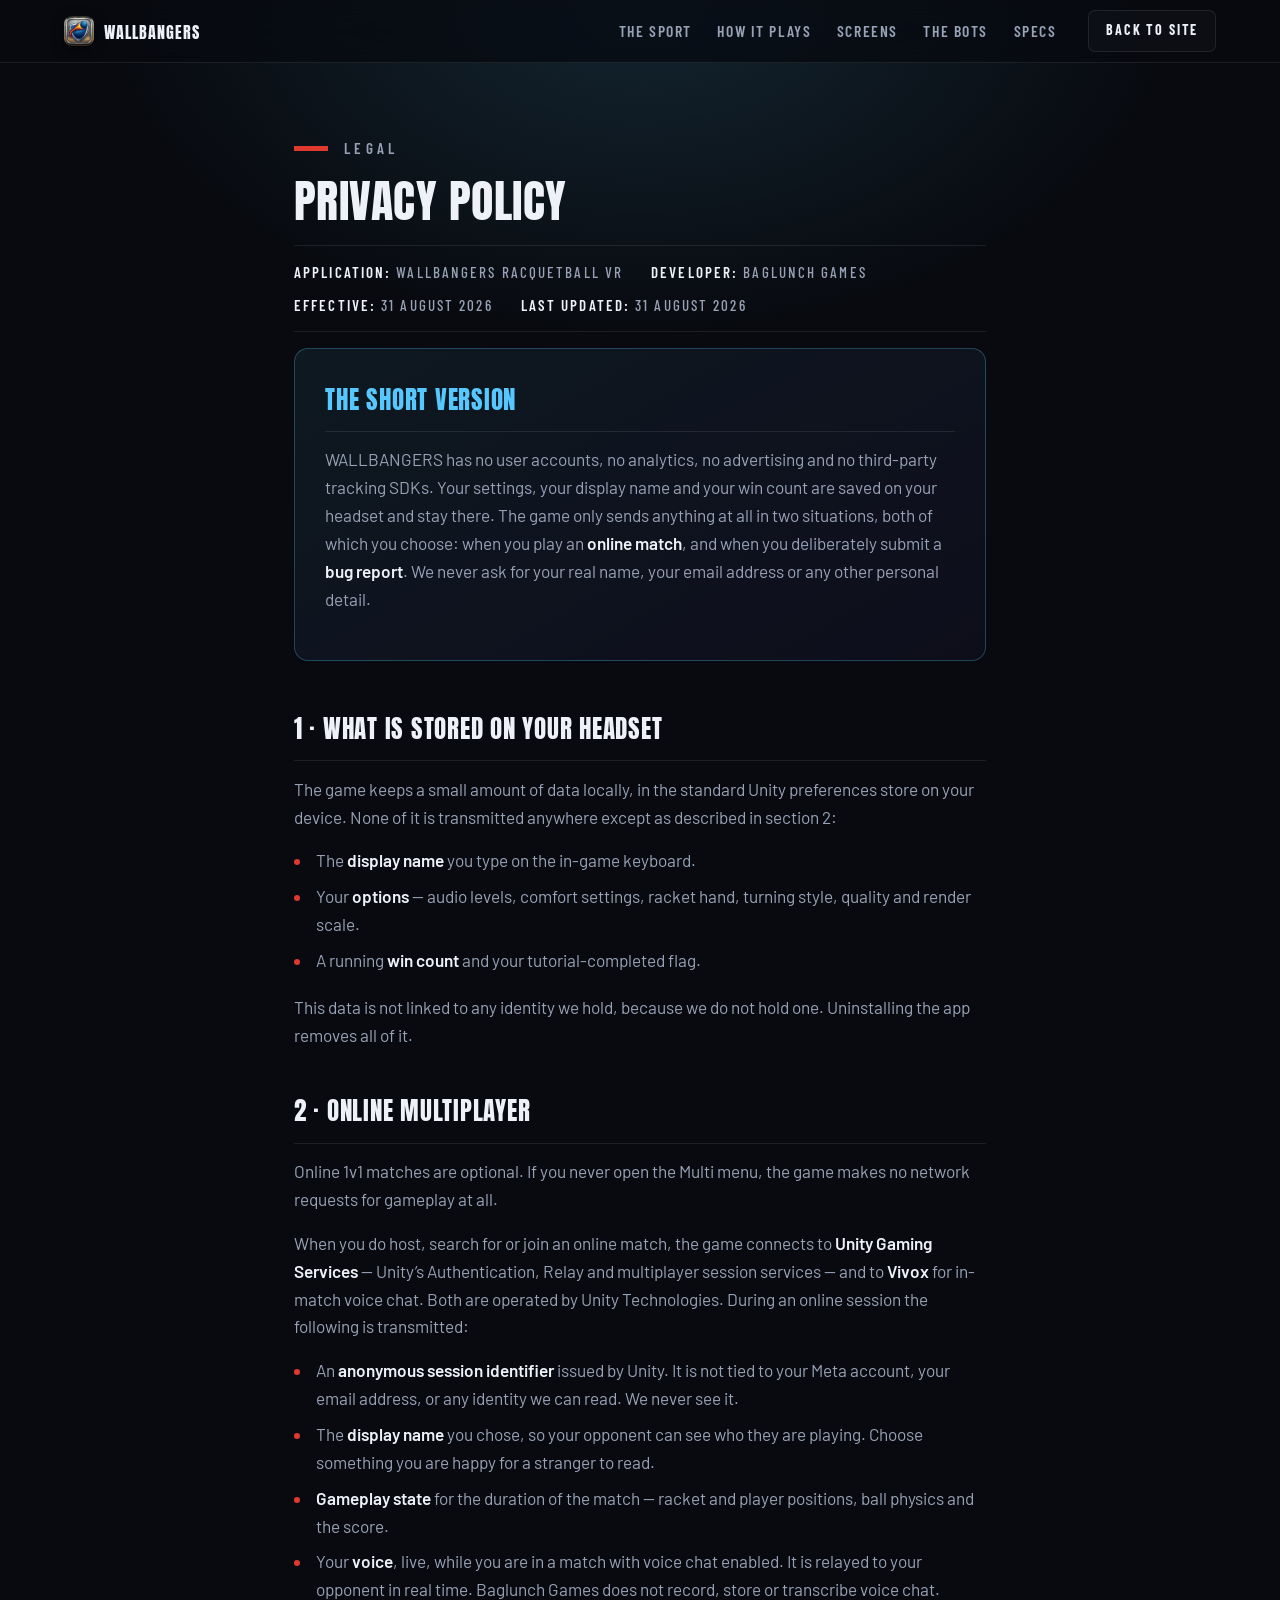
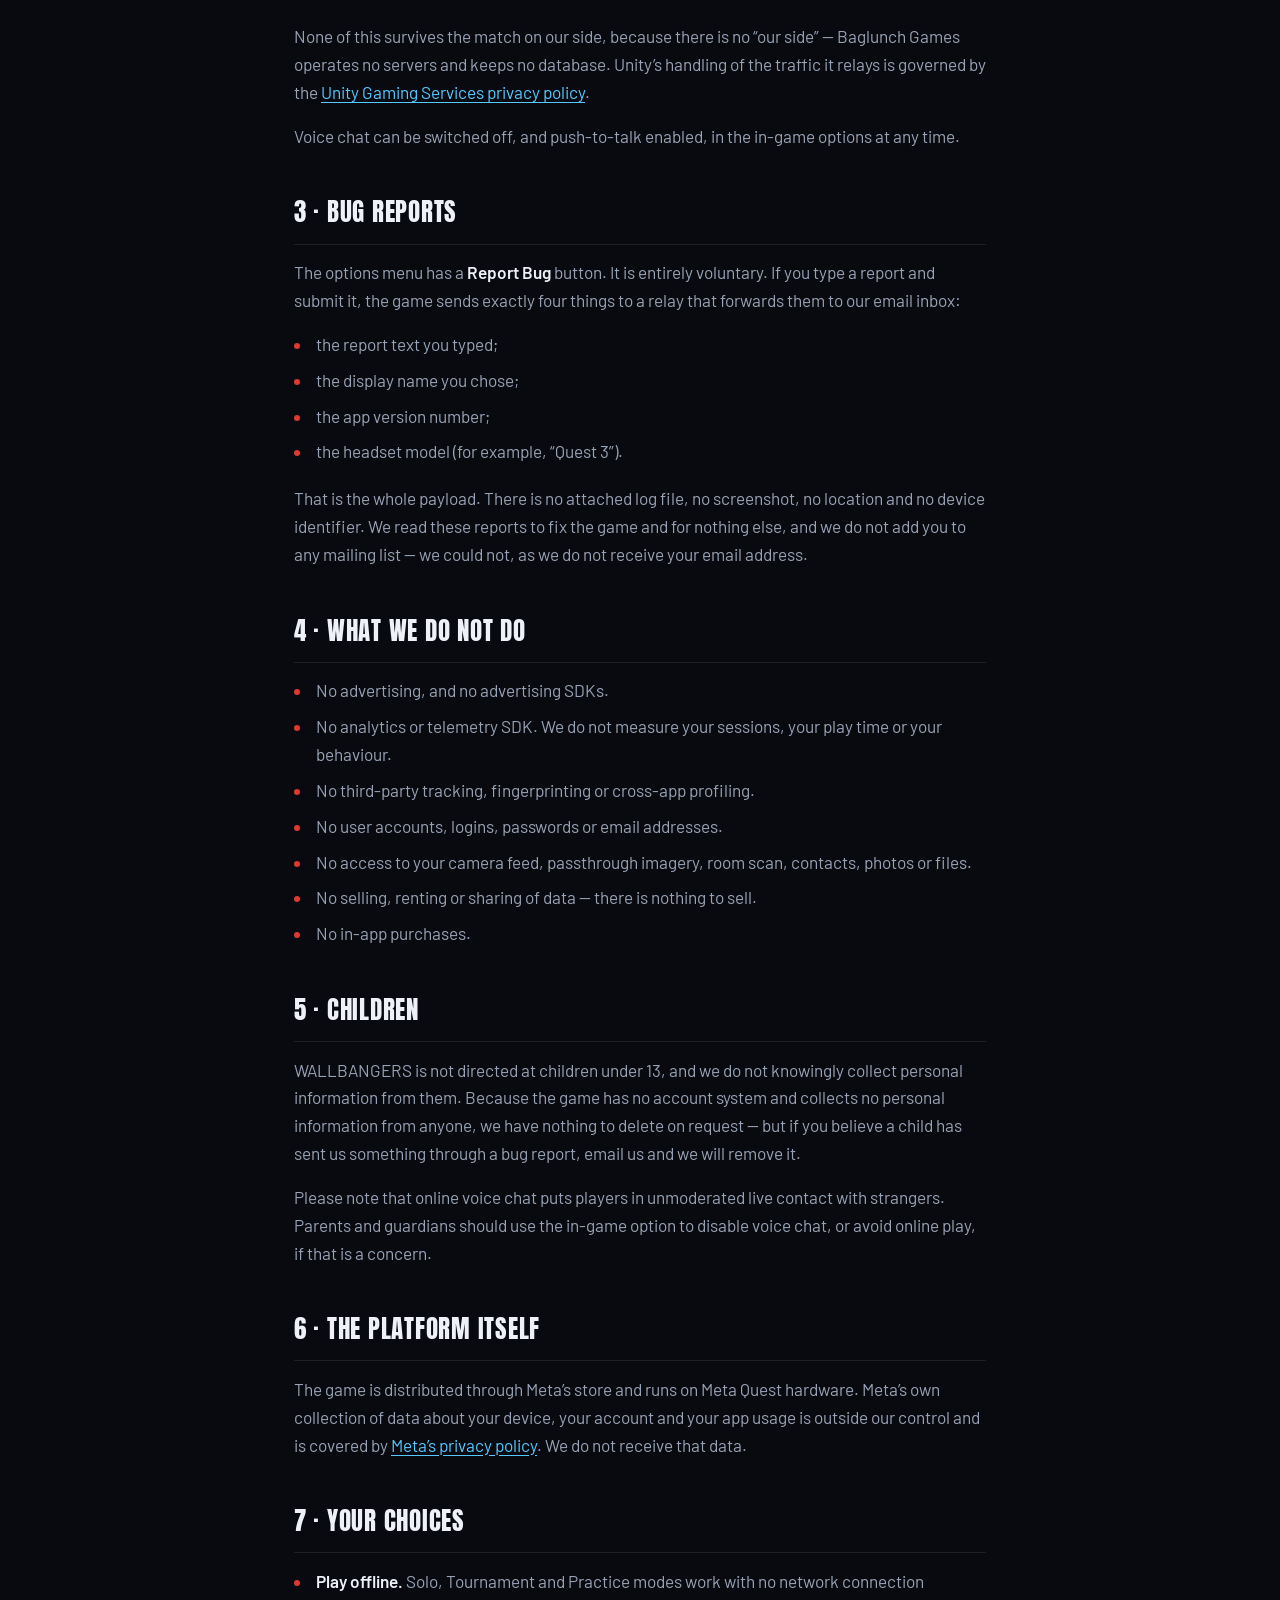
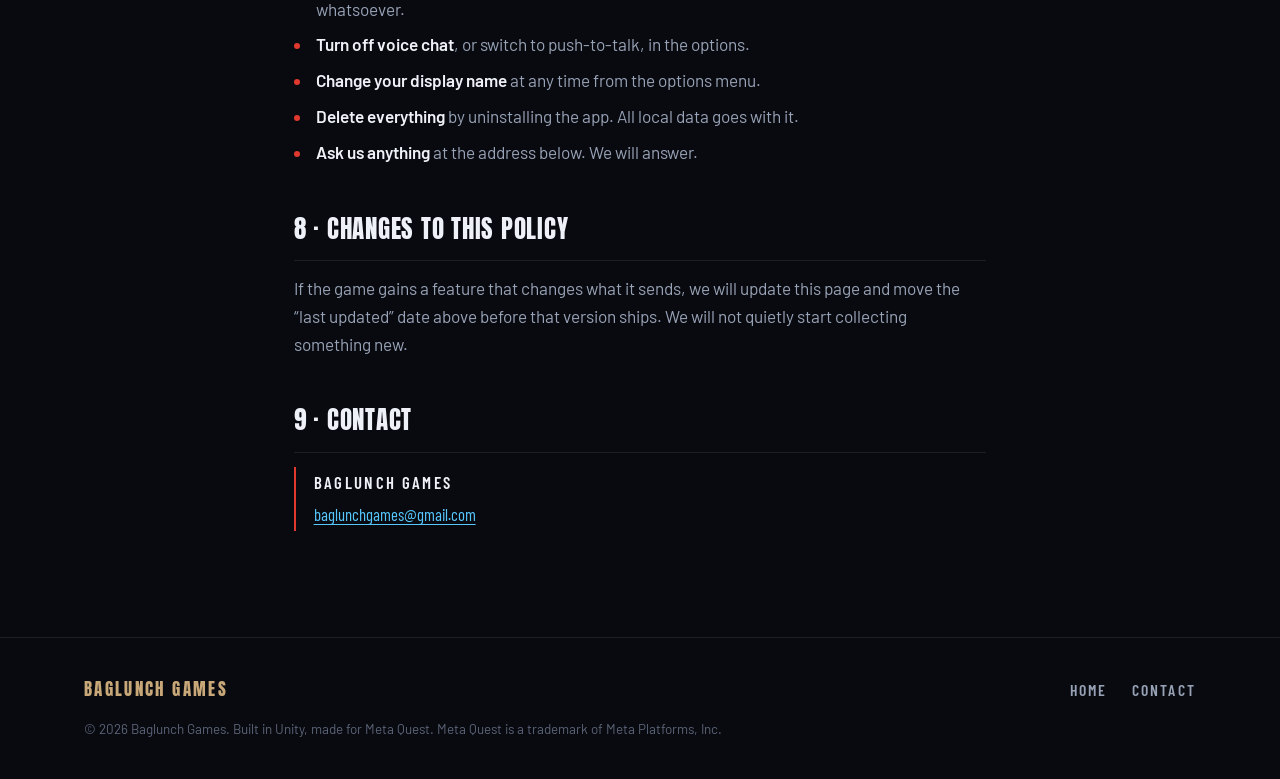
<file: privacy.html>
<!DOCTYPE html>
<html lang="en">
<head>
<meta charset="UTF-8">
<meta name="viewport" content="width=device-width, initial-scale=1">
<title>Privacy Policy — WALLBANGERS Racquetball VR</title>
<meta name="description" content="Privacy policy for WALLBANGERS Racquetball VR by Baglunch Games. No accounts, no analytics, no advertising. Your settings stay on your headset; only online play and bug reports send anything at all.">
<meta name="robots" content="index, follow">

<link rel="icon" href="icon.png">
<link rel="apple-touch-icon" href="icon.png">

<link rel="preconnect" href="https://fonts.googleapis.com">
<link rel="preconnect" href="https://fonts.gstatic.com" crossorigin>
<link href="https://fonts.googleapis.com/css2?family=Anton&family=Barlow:ital,wght@0,400;0,500;0,600;1,500&family=Barlow+Condensed:ital,wght@0,500;0,600;0,700;1,500&display=swap" rel="stylesheet">

<link rel="stylesheet" href="styles.css">
</head>
<body>

<header class="nav is-stuck">
  <a class="nav__brand" href="index.html">
    <img class="nav__mark" src="icon.png" alt="" width="30" height="30">
    <span class="nav__name">Wallbangers</span>
  </a>
  <nav class="nav__links" id="navLinks" aria-label="Main">
    <a href="index.html#game">The Sport</a>
    <a href="index.html#play">How it plays</a>
    <a href="index.html#screens">Screens</a>
    <a href="index.html#bots">The Bots</a>
    <a href="index.html#specs">Specs</a>
  </nav>
  <a class="btn btn--sm btn--ghost" href="index.html">Back to site</a>
  <button class="nav__toggle" id="navToggle" type="button"
          aria-label="Menu" aria-expanded="false" aria-controls="navLinks">
    <span aria-hidden="true"></span><span aria-hidden="true"></span><span aria-hidden="true"></span>
  </button>
</header>

<main class="legal">
  <div class="wrap legal__wrap">

    <p class="kicker">Legal</p>
    <h1 class="big big--sm">Privacy Policy</h1>
    <p class="legal__dates">
      <span><b>Application:</b> WALLBANGERS Racquetball VR</span>
      <span><b>Developer:</b> Baglunch Games</span>
      <span><b>Effective:</b> 31 August 2026</span>
      <span><b>Last updated:</b> 31 August 2026</span>
    </p>

    <div class="tldr">
      <h2>The short version</h2>
      <p>
        WALLBANGERS has no user accounts, no analytics, no advertising and no
        third-party tracking SDKs. Your settings, your display name and your win
        count are saved on your headset and stay there. The game only sends
        anything at all in two situations, both of which you choose: when you
        play an <b>online match</b>, and when you deliberately submit a
        <b>bug report</b>. We never ask for your real name, your email address
        or any other personal detail.
      </p>
    </div>

    <section>
      <h2>1 · What is stored on your headset</h2>
      <p>
        The game keeps a small amount of data locally, in the standard Unity
        preferences store on your device. None of it is transmitted anywhere
        except as described in section 2:
      </p>
      <ul>
        <li>The <b>display name</b> you type on the in-game keyboard.</li>
        <li>Your <b>options</b> — audio levels, comfort settings, racket hand, turning style, quality and render scale.</li>
        <li>A running <b>win count</b> and your tutorial-completed flag.</li>
      </ul>
      <p>
        This data is not linked to any identity we hold, because we do not hold
        one. Uninstalling the app removes all of it.
      </p>
    </section>

    <section>
      <h2>2 · Online multiplayer</h2>
      <p>
        Online 1v1 matches are optional. If you never open the Multi menu,
        the game makes no network requests for gameplay at all.
      </p>
      <p>
        When you do host, search for or join an online match, the game connects
        to <b>Unity Gaming Services</b> — Unity&rsquo;s Authentication, Relay and
        multiplayer session services — and to <b>Vivox</b> for in-match voice
        chat. Both are operated by Unity Technologies. During an online session
        the following is transmitted:
      </p>
      <ul>
        <li>An <b>anonymous session identifier</b> issued by Unity. It is not tied to your Meta account, your email address, or any identity we can read. We never see it.</li>
        <li>The <b>display name</b> you chose, so your opponent can see who they are playing. Choose something you are happy for a stranger to read.</li>
        <li><b>Gameplay state</b> for the duration of the match — racket and player positions, ball physics and the score.</li>
        <li>Your <b>voice</b>, live, while you are in a match with voice chat enabled. It is relayed to your opponent in real time. Baglunch Games does not record, store or transcribe voice chat.</li>
      </ul>
      <p>
        None of this survives the match on our side, because there is no
        &ldquo;our side&rdquo; — Baglunch Games operates no servers and keeps no
        database. Unity&rsquo;s handling of the traffic it relays is governed by
        the <a href="https://unity.com/legal/game-player-and-app-user-privacy-policy" target="_blank" rel="noopener noreferrer">Unity Gaming Services privacy policy</a>.
      </p>
      <p>
        Voice chat can be switched off, and push-to-talk enabled, in the in-game
        options at any time.
      </p>
    </section>

    <section>
      <h2>3 · Bug reports</h2>
      <p>
        The options menu has a <b>Report Bug</b> button. It is entirely
        voluntary. If you type a report and submit it, the game sends exactly
        four things to a relay that forwards them to our email inbox:
      </p>
      <ul>
        <li>the report text you typed;</li>
        <li>the display name you chose;</li>
        <li>the app version number;</li>
        <li>the headset model (for example, &ldquo;Quest 3&rdquo;).</li>
      </ul>
      <p>
        That is the whole payload. There is no attached log file, no screenshot,
        no location and no device identifier. We read these reports to fix the
        game and for nothing else, and we do not add you to any mailing list —
        we could not, as we do not receive your email address.
      </p>
    </section>

    <section>
      <h2>4 · What we do not do</h2>
      <ul>
        <li>No advertising, and no advertising SDKs.</li>
        <li>No analytics or telemetry SDK. We do not measure your sessions, your play time or your behaviour.</li>
        <li>No third-party tracking, fingerprinting or cross-app profiling.</li>
        <li>No user accounts, logins, passwords or email addresses.</li>
        <li>No access to your camera feed, passthrough imagery, room scan, contacts, photos or files.</li>
        <li>No selling, renting or sharing of data — there is nothing to sell.</li>
        <li>No in-app purchases.</li>
      </ul>
    </section>

    <section>
      <h2>5 · Children</h2>
      <p>
        WALLBANGERS is not directed at children under 13, and we do not
        knowingly collect personal information from them. Because the game has
        no account system and collects no personal information from anyone, we
        have nothing to delete on request — but if you believe a child has sent
        us something through a bug report, email us and we will remove it.
      </p>
      <p>
        Please note that online voice chat puts players in unmoderated live
        contact with strangers. Parents and guardians should use the in-game
        option to disable voice chat, or avoid online play, if that is a
        concern.
      </p>
    </section>

    <section>
      <h2>6 · The platform itself</h2>
      <p>
        The game is distributed through Meta&rsquo;s store and runs on Meta Quest
        hardware. Meta&rsquo;s own collection of data about your device, your
        account and your app usage is outside our control and is covered by
        <a href="https://www.meta.com/legal/privacy-policy/" target="_blank" rel="noopener noreferrer">Meta&rsquo;s privacy policy</a>.
        We do not receive that data.
      </p>
    </section>

    <section>
      <h2>7 · Your choices</h2>
      <ul>
        <li><b>Play offline.</b> Solo, Tournament and Practice modes work with no network connection whatsoever.</li>
        <li><b>Turn off voice chat</b>, or switch to push-to-talk, in the options.</li>
        <li><b>Change your display name</b> at any time from the options menu.</li>
        <li><b>Delete everything</b> by uninstalling the app. All local data goes with it.</li>
        <li><b>Ask us anything</b> at the address below. We will answer.</li>
      </ul>
    </section>

    <section>
      <h2>8 · Changes to this policy</h2>
      <p>
        If the game gains a feature that changes what it sends, we will update
        this page and move the &ldquo;last updated&rdquo; date above before that
        version ships. We will not quietly start collecting something new.
      </p>
    </section>

    <section>
      <h2>9 · Contact</h2>
      <p class="legal__contact">
        <b>Baglunch Games</b><br>
        <a href="mailto:baglunchgames@gmail.com">baglunchgames@gmail.com</a>
      </p>
    </section>

  </div>
</main>

<footer class="foot">
  <div class="wrap foot__inner">
    <p class="foot__brand">Baglunch Games</p>
    <p class="foot__links">
      <a href="index.html">Home</a>
      <a href="mailto:baglunchgames@gmail.com">Contact</a>
    </p>
    <p class="foot__copy">
      © <span id="year">2026</span> Baglunch Games. Built in Unity, made for Meta Quest.
      Meta Quest is a trademark of Meta Platforms, Inc.
    </p>
  </div>
</footer>

<script src="app.js"></script>
</body>
</html>
</file>
<file: styles.css>
/* ═══════════════════════════════════════════════════════════
   WALLBANGERS — Racquetball VR · Baglunch Games
   ═══════════════════════════════════════════════════════════ */

:root{
  --bg:        #080a0f;
  --bg-2:      #0d1017;
  --bg-3:      #11151f;
  --ink:       #eef2f8;
  --ink-dim:   #98a2b6;
  --ink-faint: #5b6478;

  --plasma: #57c8ff;   /* the ball, the magnet, the trail */
  --indigo: #8a5cff;   /* the second trail ribbon */
  --red:    #e0392e;   /* court lines */
  --wood:   #c8a878;   /* the floor */

  --line: rgba(255,255,255,.085);
  --card: rgba(255,255,255,.03);

  --display: 'Anton', Impact, 'Arial Narrow Bold', sans-serif;
  --sans:    'Barlow', -apple-system, BlinkMacSystemFont, 'Segoe UI', system-ui, sans-serif;
  --cond:    'Barlow Condensed', 'Arial Narrow', sans-serif;

  --pad:  clamp(1.25rem, 5vw, 5rem);
  --maxw: 1240px;
  --ease: cubic-bezier(.22,1,.36,1);
}

*,*::before,*::after{ box-sizing:border-box; }

html{ scroll-behavior:smooth; -webkit-text-size-adjust:100%; }

body{
  margin:0;
  background:var(--bg);
  color:var(--ink);
  font-family:var(--sans);
  font-size:clamp(1rem,.95rem + .2vw,1.075rem);
  line-height:1.62;
  overflow-x:hidden;
  -webkit-font-smoothing:antialiased;
}

img,svg,canvas,iframe{ max-width:100%; display:block; }
a{ color:inherit; text-decoration:none; }
::selection{ background:var(--plasma); color:#05080d; }

.wrap{ width:100%; max-width:var(--maxw); margin-inline:auto; padding-inline:var(--pad); }
.sr{ position:absolute; width:1px; height:1px; padding:0; margin:-1px; overflow:hidden; clip-path:inset(50%); white-space:nowrap; }

/* ── the court line: every section break is a service line ── */
.courtline{
  border:0; height:5px; margin:0; background:var(--red);
  position:relative; opacity:.9;
}
.courtline::after{
  content:''; position:absolute; left:0; right:0; top:8px;
  height:2px; background:var(--red); opacity:.38;
}

/* ═══════════ NAV ═══════════ */
.nav{
  position:fixed; inset:0 0 auto 0; z-index:100;
  display:flex; align-items:center; gap:2rem;
  padding:.9rem var(--pad);
  border-bottom:1px solid transparent;
  transition:background .4s var(--ease), border-color .4s var(--ease), padding .4s var(--ease);
}
.nav.is-stuck{
  background:rgba(8,10,15,.76);
  backdrop-filter:blur(18px) saturate(160%);
  -webkit-backdrop-filter:blur(18px) saturate(160%);
  border-bottom-color:var(--line);
  padding-block:.6rem;
}
.nav__brand{ display:flex; align-items:center; gap:.65rem; margin-right:auto; }
.nav__mark{ width:30px; height:30px; border-radius:8px; box-shadow:0 3px 12px rgba(0,0,0,.55); }
.nav__name{
  font-family:var(--display); font-size:1.02rem; letter-spacing:.06em;
  text-transform:uppercase; padding-top:.12em;
}
.nav__links{ display:flex; gap:1.6rem; }
.nav__links a{
  font-family:var(--cond); font-size:.98rem; font-weight:600;
  letter-spacing:.1em; text-transform:uppercase; color:var(--ink-dim);
  position:relative; padding-block:.25rem; transition:color .25s;
}
.nav__links a::after{
  content:''; position:absolute; left:0; bottom:0; height:2px; width:0;
  background:var(--red); transition:width .3s var(--ease);
}
.nav__links a:hover{ color:var(--ink); }
.nav__links a:hover::after{ width:100%; }

/* ── mobile menu ── */
.nav__toggle{
  display:none; flex:none;
  width:44px; height:44px; padding:11px 10px;
  margin-left:.4rem;
  background:rgba(255,255,255,.04); border:1px solid var(--line); border-radius:8px;
  cursor:pointer;
}
.nav__toggle span{
  display:block; height:2px; border-radius:2px; background:var(--ink);
  transition:transform .3s var(--ease), opacity .2s var(--ease);
}
.nav__toggle span + span{ margin-top:5px; }
.nav.is-open .nav__toggle span:nth-child(1){ transform:translateY(7px) rotate(45deg); }
.nav.is-open .nav__toggle span:nth-child(2){ opacity:0; }
.nav.is-open .nav__toggle span:nth-child(3){ transform:translateY(-7px) rotate(-45deg); }
.nav__toggle:focus-visible{ outline:2px solid var(--plasma); outline-offset:2px; }

@media (max-width:960px){
  .nav__toggle{ display:block; }
  .nav__links{
    position:absolute; top:100%; left:0; right:0;
    flex-direction:column; gap:0;
    padding:.4rem var(--pad) 1rem;
    background:rgba(8,10,15,.97);
    backdrop-filter:blur(18px) saturate(160%);
    -webkit-backdrop-filter:blur(18px) saturate(160%);
    border-bottom:1px solid var(--line);
    /* collapsed by default; the toggle opens it */
    display:none;
  }
  .nav.is-open .nav__links{ display:flex; }
  .nav__links a{
    padding:.85rem .2rem; font-size:1.12rem;
    border-bottom:1px solid rgba(255,255,255,.05);
  }
  .nav__links a::after{ display:none; }
}

/* ═══════════ BUTTONS ═══════════ */
.btn{
  display:inline-flex; flex-direction:column; align-items:center; justify-content:center;
  font-family:var(--cond); font-weight:700; font-size:1.02rem;
  letter-spacing:.16em; text-transform:uppercase; text-align:center;
  padding:.8rem 1.6rem; border-radius:7px;
  border:1px solid var(--line); background:transparent; color:inherit;
  cursor:pointer; white-space:nowrap;
  transition:transform .3s var(--ease), background .3s, border-color .3s, box-shadow .3s, color .3s;
}
.btn:hover{ transform:translateY(-2px); }
.btn:focus-visible{ outline:2px solid var(--plasma); outline-offset:3px; }
.btn small{
  display:block; font-size:.72rem; font-weight:500;
  letter-spacing:.18em; opacity:.72; margin-top:.15rem;
}
.btn--sm{ padding:.55rem 1.05rem; font-size:.88rem; letter-spacing:.13em; }
.btn--lg{ padding:1.05rem 2.2rem; font-size:1.18rem; }

.btn--primary{
  color:#04121d; border-color:transparent;
  background:linear-gradient(180deg,#9ce2ff,var(--plasma) 55%,#2b9fe0);
  box-shadow:0 4px 0 #17608c, 0 0 0 rgba(87,200,255,0);
}
.btn--primary:hover{ box-shadow:0 6px 0 #17608c, 0 16px 46px -14px rgba(87,200,255,.7); }
.btn--ghost{ background:rgba(255,255,255,.025); color:var(--ink); }
.btn--ghost:hover{ border-color:rgba(87,200,255,.5); background:rgba(87,200,255,.07); }

/* store-not-live state — set by app.js so a pending link is never dead */
.btn.is-pending{
  background:rgba(255,255,255,.04);
  color:var(--ink-dim);
  border-color:var(--line);
  box-shadow:none;
  cursor:default;
}
.btn.is-pending:hover{ transform:none; box-shadow:none; }

/* ═══════════ HERO ═══════════ */
.hero{
  position:relative; min-height:100svh;
  display:flex; align-items:center;
  padding:8.5rem 0 5rem;
  isolation:isolate; overflow:hidden;
}
/* the racket stands in for the old court photo */
.hero__racket{
  position:absolute; z-index:-2; pointer-events:none;
  right:clamp(-3rem,3vw,5rem); top:50%;
  width:clamp(230px,30vw,430px);
  translate:0 -50%; rotate:-15deg;
  opacity:.44;
  filter:drop-shadow(0 26px 60px rgba(0,0,0,.75));
  animation:racketDrift 14s ease-in-out infinite alternate;
}
.hero__racket svg{ width:100%; height:auto; }
@keyframes racketDrift{ to{ rotate:-11deg; translate:0 calc(-50% - 16px); } }
@media (max-width:900px){ .hero__racket{ opacity:.26; right:-16%; } }

.hero__veil{
  position:absolute; inset:0; z-index:-1; pointer-events:none;
  background:
    radial-gradient(70% 58% at 26% 46%, rgba(87,200,255,.07), transparent 62%),
    radial-gradient(80% 64% at 50% 42%, transparent 22%, rgba(8,10,15,.5) 68%, var(--bg) 100%),
    linear-gradient(180deg, rgba(8,10,15,.7) 0%, transparent 30%, transparent 62%, var(--bg) 100%);
}

/* ═══════════ PACHINKO CANVAS ═══════════
   Fixed to the viewport, spans the page, painted over the sections
   (which are opaque) but under the nav (100) and the lightbox (200). */
.pachinko{
  position:fixed; inset:0; z-index:90;
  width:100%; height:100%;
  pointer-events:none;
}
.hero__inner{ position:relative; width:100%; max-width:var(--maxw); margin-inline:auto; padding-inline:var(--pad); }

.eyebrow{
  display:inline-flex; align-items:center; gap:.65rem;
  font-family:var(--cond); font-size:.9rem; font-weight:600;
  letter-spacing:.24em; text-transform:uppercase; color:var(--ink-dim);
  border:1px solid var(--line); border-radius:999px;
  padding:.4rem 1.05rem; margin:0 0 1.6rem;
  background:rgba(8,10,15,.5); backdrop-filter:blur(8px);
}
.dot{
  width:7px; height:7px; border-radius:50%; background:var(--plasma);
  box-shadow:0 0 12px var(--plasma); animation:pulse 2.2s ease-in-out infinite;
}
@keyframes pulse{ 50%{ opacity:.3; transform:scale(.72) } }

.hero__title{
  margin:0 0 .3rem;
  font-family:var(--display); font-weight:400;
  font-size:clamp(3.4rem,14vw,10.5rem); line-height:.86; letter-spacing:.005em;
  text-transform:uppercase;
  background:linear-gradient(#f6faff, #b5c6e0 40%, #63799c 52%, #cfdcf0 62%, #74899f);
  -webkit-background-clip:text; background-clip:text; color:transparent;
  filter:drop-shadow(0 4px 0 #0a1017) drop-shadow(0 14px 26px rgba(0,0,0,.85));
}
.hero__kicker{
  font-family:var(--cond); font-weight:600;
  font-size:clamp(1rem,3.2vw,1.85rem);
  letter-spacing:.5em; text-indent:.5em; text-transform:uppercase;
  color:var(--plasma); text-shadow:0 0 18px rgba(87,200,255,.7);
  margin:0 0 1.6rem;
}
.hero__sub{
  max-width:46ch; margin:0 0 2.2rem;
  color:#c3cbdb; font-size:clamp(1.02rem,.96rem + .4vw,1.22rem);
  text-shadow:0 2px 14px rgba(0,0,0,.8);
}
.hero__sub strong{ color:var(--ink); font-weight:600; }
.hero__cta{ display:flex; flex-wrap:wrap; gap:.85rem; margin-bottom:3.4rem; }

.stats{
  display:grid; grid-template-columns:repeat(auto-fit,minmax(146px,1fr));
  gap:1px; margin:0;
  background:var(--line); border:1px solid var(--line); border-radius:12px; overflow:hidden;
}
.stat{ background:rgba(9,11,17,.74); backdrop-filter:blur(10px); padding:1rem 1.15rem; }
.stat dt{
  font-family:var(--cond); font-size:.82rem; font-weight:600;
  letter-spacing:.18em; text-transform:uppercase; color:var(--ink-faint);
}
.stat dd{
  margin:.15rem 0 0; font-family:var(--display); font-weight:400;
  font-size:clamp(1.7rem,4vw,2.35rem); line-height:1.05; letter-spacing:.01em;
  color:var(--ink);
}
.stat dd em{ font-style:normal; color:var(--plasma); }

.scroll-hint{
  position:absolute; left:50%; bottom:1.6rem; translate:-50% 0;
  width:2px; height:54px; background:linear-gradient(rgba(255,255,255,.16),transparent); overflow:hidden;
}
.scroll-hint span{ position:absolute; inset:0; background:var(--red); animation:trickle 2.4s var(--ease) infinite; }
@keyframes trickle{ 0%{transform:translateY(-100%)} 60%,100%{transform:translateY(100%)} }

/* ═══════════ MARQUEE — the announcer's vocabulary ═══════════ */
.marquee{
  border-block:1px solid var(--line); background:rgba(255,255,255,.02);
  overflow:hidden; padding:.85rem 0;
  mask-image:linear-gradient(90deg,transparent,#000 10%,#000 90%,transparent);
  -webkit-mask-image:linear-gradient(90deg,transparent,#000 10%,#000 90%,transparent);
}
.marquee__track{ display:flex; gap:2.4rem; width:max-content; animation:slide 48s linear infinite; }
.marquee__track span{
  font-family:var(--cond); font-size:1.12rem; font-weight:600;
  letter-spacing:.22em; text-transform:uppercase; color:var(--ink-faint); white-space:nowrap;
}
.marquee__track span::before{ content:'●'; color:var(--red); font-size:.42em; vertical-align:middle; margin-right:2.4rem; }
.marquee__track span:nth-child(4n){ color:var(--plasma); opacity:.8; }
.marquee__track span:nth-child(7n){ color:var(--wood); opacity:.85; }
@keyframes slide{ to{ transform:translateX(-50%) } }

/* ═══════════ PA CALL — announcer interstitial ═══════════ */
.pa{ text-align:center; padding:clamp(3rem,7vw,4.6rem) var(--pad); }
.pa__call{
  font-family:var(--display); font-weight:400;
  font-size:clamp(1.6rem,4.6vw,3rem); letter-spacing:.06em; line-height:1.15;
  text-transform:uppercase; margin:0; color:var(--ink);
}
.pa__who{
  font-family:var(--cond); font-size:.92rem; font-weight:600;
  letter-spacing:.26em; text-transform:uppercase; color:var(--ink-faint); margin:.7rem 0 0;
}
.pa__who::before,.pa__who::after{ content:'—'; color:var(--red); margin:0 .7rem; }

/* ═══════════ SECTIONS ═══════════ */
.section{ padding:clamp(4.5rem,11vw,8.5rem) 0; position:relative; }
.section--alt{ background:var(--bg-2); }
.section--grad{ background:linear-gradient(180deg,var(--bg),var(--bg-2)); }

.kicker{
  font-family:var(--cond); font-size:.95rem; font-weight:600;
  letter-spacing:.28em; text-transform:uppercase; color:var(--plasma);
  margin:0 0 1rem; display:flex; align-items:center; gap:1rem;
}
.kicker::before{ content:''; width:34px; height:5px; background:var(--red); flex:none; }

.big{
  font-family:var(--display); font-weight:400;
  font-size:clamp(2.1rem,6.4vw,4.3rem); line-height:1.02; letter-spacing:.01em;
  text-transform:uppercase; margin:0 0 2rem; max-width:19ch;
}
.big--sm{ font-size:clamp(1.9rem,4vw,2.9rem); }
.big em{
  font-style:normal;
  background:linear-gradient(100deg,var(--plasma),var(--indigo));
  -webkit-background-clip:text; background-clip:text; color:transparent;
}
.lead{ color:var(--ink-dim); max-width:56ch; margin:0; }
.lead--wide{ max-width:64ch; margin-bottom:2.8rem; }
.two-col{ display:grid; grid-template-columns:repeat(auto-fit,minmax(300px,1fr)); gap:1.6rem 3rem; }

/* ═══════════ THE LOOP ═══════════ */
.loop{ list-style:none; padding:0; margin:0; display:grid; gap:1px; background:var(--line); border-block:1px solid var(--line); }
.loop__step{
  background:var(--bg); padding:clamp(1.8rem,4vw,3rem) 0;
  display:grid; grid-template-columns:minmax(0,6.5rem) minmax(0,1fr); gap:1rem 2.4rem; align-items:start;
}
.loop__num{
  font-family:var(--display); font-size:clamp(2.2rem,5vw,3.4rem); line-height:1;
  -webkit-text-stroke:1.4px var(--red); color:transparent;
}
.loop__step h3{
  margin:0 0 .7rem; grid-column:2;
  font-family:var(--display); font-weight:400; letter-spacing:.02em; text-transform:uppercase;
  font-size:clamp(1.3rem,2.6vw,1.85rem);
}
.loop__step p{ margin:0 0 .8rem; color:var(--ink-dim); max-width:60ch; grid-column:2; }
.loop__step b{ color:var(--plasma); font-weight:600; }
.loop__meta{
  font-family:var(--cond); font-size:.95rem !important; font-weight:500;
  letter-spacing:.1em; text-transform:uppercase; color:var(--ink-faint) !important;
}
@media (max-width:640px){
  .loop__step{ grid-template-columns:1fr; }
  .loop__step h3,.loop__step p{ grid-column:1; }
}

/* ═══════════ GALLERY ═══════════ */
.shots{ display:grid; grid-template-columns:repeat(auto-fit,minmax(320px,1fr)); gap:2.1rem 1.7rem; margin-top:2.6rem; }
.shot{ margin:0; display:flex; flex-direction:column; gap:.8rem; }
.shot__btn{
  display:block; padding:0; border:1px solid var(--line); background:var(--card);
  border-radius:8px; cursor:pointer; overflow:hidden; position:relative; line-height:0;
  transition:border-color .4s var(--ease), transform .4s var(--ease);
}
.shot__btn::after{
  content:''; position:absolute; inset:0; pointer-events:none;
  background:linear-gradient(180deg,transparent 55%,rgba(8,10,15,.55));
  opacity:0; transition:opacity .4s var(--ease);
}
.shot__btn img{ width:100%; height:auto; aspect-ratio:16/9; object-fit:cover; }
.shot__btn:hover,.shot__btn:focus-visible{ border-color:var(--plasma); transform:translateY(-3px); }
.shot__btn:hover::after,.shot__btn:focus-visible::after{ opacity:1; }
.shot__btn:focus-visible{ outline:2px solid var(--plasma); outline-offset:3px; }
.shot__cap{ font-size:.9rem; color:var(--ink-dim); line-height:1.5; margin:0; }
.shot__cap b{
  display:block; color:var(--ink); font-family:var(--cond); font-weight:600;
  font-size:.95rem; letter-spacing:.16em; text-transform:uppercase; margin-bottom:.25rem;
}

/* ═══════════ TRAILER ═══════════ */
.trailer{
  position:relative; border:1px solid var(--line); border-radius:10px; overflow:hidden;
  aspect-ratio:16/9; background:#000; margin-top:2.4rem;
}
.trailer__poster{
  position:absolute; inset:0; width:100%; height:100%; padding:0; border:0;
  cursor:pointer; background:#000; line-height:0;
}
.trailer__poster img{ width:100%; height:100%; object-fit:cover; opacity:.72; transition:opacity .4s var(--ease), transform .6s var(--ease); }
.trailer__poster:hover img{ opacity:.9; transform:scale(1.02); }
.trailer__play{
  position:absolute; inset:0; display:flex; flex-direction:column;
  align-items:center; justify-content:center; gap:1rem; pointer-events:none;
}
.trailer__disc{
  width:84px; height:84px; border-radius:50%;
  background:linear-gradient(180deg,#9ce2ff,var(--plasma) 55%,#2b9fe0);
  display:grid; place-items:center;
  box-shadow:0 0 0 12px rgba(87,200,255,.12), 0 14px 44px rgba(0,0,0,.7);
  transition:transform .35s var(--ease), box-shadow .35s var(--ease);
}
.trailer__disc svg{ width:30px; height:30px; fill:#04121d; margin-left:5px; }
.trailer__poster:hover .trailer__disc{ transform:scale(1.08); box-shadow:0 0 0 18px rgba(87,200,255,.16), 0 18px 54px rgba(0,0,0,.75); }
.trailer__label{
  font-family:var(--cond); font-weight:600; font-size:1rem;
  letter-spacing:.28em; text-transform:uppercase; color:var(--ink);
  text-shadow:0 2px 12px rgba(0,0,0,.9);
}
.trailer__poster:focus-visible{ outline:3px solid var(--plasma); outline-offset:-3px; }
.trailer iframe{ position:absolute; inset:0; width:100%; height:100%; border:0; }

/* ═══════════ TIERS ═══════════ */
.tiers{ display:grid; grid-template-columns:repeat(auto-fit,minmax(250px,1fr)); gap:1rem; margin-top:2.6rem; }
.tier{
  border:1px solid var(--line); border-radius:12px; padding:1.7rem 1.6rem;
  background:var(--card); border-top:3px solid var(--tc,var(--plasma));
}
.tier--noob{ --tc:#3ddc84; }
.tier--rookie{ --tc:var(--plasma); }
.tier--pro{ --tc:var(--red); }
.tier__lvl{
  font-family:var(--cond); font-weight:700; font-size:1rem;
  letter-spacing:.3em; text-transform:uppercase; color:var(--tc); margin:0;
}
.tier__q{
  display:block; margin:.9rem 0 .8rem;
  font-family:var(--display); font-weight:400; font-size:1.4rem;
  line-height:1.2; letter-spacing:.01em; color:var(--ink);
}
.tier p{ margin:0; color:var(--ink-dim); font-size:.95rem; }

/* ═══════════ KEVIN SPLIT ═══════════ */
.kev{ display:grid; grid-template-columns:repeat(auto-fit,minmax(320px,1fr)); gap:2.6rem 3rem; align-items:center; margin-top:2rem; }
.kev figure{ margin:0; }
.kev img{ width:100%; height:auto; border-radius:10px; border:1px solid var(--line); box-shadow:0 18px 54px rgba(0,0,0,.6); }
.kev figcaption{
  font-family:var(--cond); font-size:.92rem; font-weight:500;
  letter-spacing:.16em; text-transform:uppercase; color:var(--ink-faint);
  margin-top:.8rem; text-align:center;
}
.pips{ display:inline-flex; gap:.55rem; margin:0 0 1rem; }
.pips i{ width:13px; height:13px; border-radius:50%; }
.pips i.b{ background:#2f6dff; box-shadow:0 0 10px #2f6dffaa; }
.pips i.r{ background:var(--red); box-shadow:0 0 10px #e0392eaa; }
.pips i.live{ animation:pip 2.2s ease-in-out infinite; }
@keyframes pip{ 50%{ transform:scale(1.28) } }

/* ═══════════ THE ROSTER ═══════════ */
.roster{ display:grid; grid-template-columns:repeat(auto-fit,minmax(258px,1fr)); gap:1rem; margin-top:2.6rem; }
.bot{
  position:relative; overflow:hidden;
  border:1px solid var(--line); border-radius:12px; padding:1.6rem 1.5rem;
  background:var(--card);
  transition:transform .35s var(--ease), border-color .35s, background .35s;
}
.bot::after{
  content:''; position:absolute; inset:auto -30% -70% -30%; height:150px;
  background:radial-gradient(ellipse at 50% 100%, var(--bc), transparent 70%);
  opacity:0; transition:opacity .4s;
}
.bot:hover{ transform:translateY(-4px); border-color:var(--bc); }
.bot:hover::after{ opacity:.22; }
.bot__eyes{ display:flex; gap:.45rem; margin-bottom:.9rem; }
.bot__eyes i{
  width:22px; height:13px; border-radius:50%;
  background:var(--bc); box-shadow:0 0 14px var(--bc);
}
.bot__name{
  margin:0; font-family:var(--display); font-weight:400;
  font-size:1.42rem; letter-spacing:.03em; color:var(--ink); position:relative;
}
.bot__role{
  margin:.15rem 0 .9rem; font-family:var(--cond); font-weight:600;
  font-size:.92rem; letter-spacing:.24em; text-transform:uppercase; color:var(--bc); position:relative;
}
.bot__d{ margin:0 0 1rem; color:var(--ink-dim); font-size:.93rem; position:relative; }
.bot__q{
  margin:0; padding-left:.85rem; border-left:2px solid var(--bc);
  font-family:var(--cond); font-size:1.05rem; font-weight:500; font-style:italic;
  letter-spacing:.04em; color:var(--ink); position:relative;
}
.ladder{
  display:flex; flex-wrap:wrap; gap:.6rem 1.4rem; align-items:center;
  margin-top:2rem; padding:1.1rem 1.4rem;
  border:1px solid var(--line); border-radius:10px; background:rgba(255,255,255,.02);
  font-family:var(--cond); font-size:1.02rem; font-weight:600;
  letter-spacing:.2em; text-transform:uppercase; color:var(--ink-dim);
}
.ladder b{ color:var(--ink); font-weight:700; }
.ladder span{ color:var(--red); }

/* ═══════════ BETA STRIP ═══════════ */
.beta{ background:var(--bg-3); }
.beta .wrap{ display:flex; gap:2.4rem; align-items:center; flex-wrap:wrap; }
.beta p{ flex:1 1 400px; margin:0; color:var(--ink-dim); }
/* must out-specify `.beta p` above — the badge is a <p> too */
.beta p.beta__badge{
  flex:0 0 auto; align-self:center; transform:rotate(-3deg);
  font-family:var(--cond); font-weight:700; font-size:1.05rem;
  letter-spacing:.24em; text-transform:uppercase; white-space:nowrap;
  color:#0a0d14; background:var(--wood); padding:.6rem 1.3rem; border-radius:5px;
}
.beta b{ color:var(--ink); font-weight:600; }

/* ═══════════ BENTO ═══════════ */
.bento{ display:grid; grid-template-columns:repeat(auto-fit,minmax(258px,1fr)); gap:1rem; margin-top:2.6rem; }
.cell{
  border:1px solid var(--line); border-radius:14px; padding:clamp(1.4rem,2.4vw,1.9rem);
  background:var(--card);
  transition:border-color .35s, background .35s, transform .35s var(--ease);
}
.cell:hover{ border-color:rgba(87,200,255,.35); background:rgba(255,255,255,.05); transform:translateY(-3px); }
.cell--wide{ grid-column:span 2; }
.cell--accent{ background:linear-gradient(150deg,rgba(87,200,255,.09),rgba(138,92,255,.05)); border-color:rgba(87,200,255,.22); }
.cell h3{
  margin:0 0 .6rem; font-family:var(--display); font-weight:400;
  font-size:1.18rem; letter-spacing:.03em; text-transform:uppercase;
}
.cell p{ margin:0; color:var(--ink-dim); font-size:.94rem; }
.cell b{ color:var(--plasma); font-weight:600; }
@media (max-width:720px){ .cell--wide{ grid-column:span 1; } }

/* ═══════════ SPECS + GET ═══════════ */
.specs{ display:grid; grid-template-columns:repeat(auto-fit,minmax(320px,1fr)); gap:3rem; align-items:start; }
.spec{ margin:0; border-top:1px solid var(--line); }
.spec > div{ display:flex; justify-content:space-between; gap:1.5rem; padding:.85rem 0; border-bottom:1px solid var(--line); }
.spec dt{
  font-family:var(--cond); font-size:.94rem; font-weight:600;
  letter-spacing:.18em; text-transform:uppercase; color:var(--ink-faint);
}
.spec dd{ margin:0; text-align:right; font-size:.98rem; }

.get{
  position:relative; overflow:hidden;
  border:1px solid rgba(87,200,255,.24); border-radius:18px;
  padding:clamp(1.8rem,4vw,2.6rem);
  background:linear-gradient(155deg,rgba(87,200,255,.1),rgba(138,92,255,.06) 55%,rgba(224,57,46,.05));
}
.get__glow{
  position:absolute; width:330px; height:330px; top:-140px; right:-110px; border-radius:50%;
  background:radial-gradient(circle,rgba(87,200,255,.3),transparent 68%);
  animation:breathe 9s ease-in-out infinite alternate;
}
@keyframes breathe{ to{ transform:scale(1.3) translate(-14px,20px); opacity:.55 } }
.get h3{
  margin:0 0 .7rem; position:relative;
  font-family:var(--display); font-weight:400; text-transform:uppercase;
  font-size:clamp(1.5rem,3vw,2.1rem); letter-spacing:.02em; line-height:1.1;
}
.get p{ margin:0 0 1.6rem; color:var(--ink-dim); position:relative; max-width:40ch; }
.get .btn{ position:relative; }
.get__note{
  margin:1rem 0 0 !important; position:relative;
  font-family:var(--cond); font-size:.9rem; font-weight:500;
  letter-spacing:.18em; text-transform:uppercase; color:var(--ink-faint);
}

/* ═══════════ FOOTER ═══════════ */
.foot{ border-top:1px solid var(--line); padding:2.4rem 0; }
.foot__inner{ display:flex; flex-wrap:wrap; gap:1rem 2rem; justify-content:space-between; align-items:center; }
.foot__brand{
  margin:0; font-family:var(--display); font-weight:400;
  font-size:1.05rem; letter-spacing:.14em; text-transform:uppercase; color:var(--wood);
}
.foot__links{ display:flex; gap:1.5rem; margin:0; }
.foot__links a{
  font-family:var(--cond); font-size:.98rem; font-weight:600;
  letter-spacing:.14em; text-transform:uppercase; color:var(--ink-dim); transition:color .25s;
}
.foot__links a:hover{ color:var(--plasma); }
.foot__copy{ margin:0; font-size:.84rem; color:var(--ink-faint); flex:1 1 100%; }

/* ═══════════ LIGHTBOX ═══════════ */
.lb{
  position:fixed; inset:0; z-index:200;
  display:flex; align-items:center; justify-content:center;
  padding:clamp(1rem,4vw,2.5rem);
  background:rgba(4,5,9,.84); backdrop-filter:blur(10px);
  opacity:0; transition:opacity .3s var(--ease);
}
.lb[hidden]{ display:none; }
.lb.is-open{ opacity:1; }
.lb__card{
  position:relative; width:min(980px,94vw); max-height:90vh; overflow:auto;
  background:var(--bg-2); border:1px solid var(--line); border-radius:10px;
  box-shadow:0 26px 80px rgba(0,0,0,.75);
  transform:translateY(8px) scale(.985); transition:transform .3s var(--ease);
}
.lb.is-open .lb__card{ transform:none; }
.lb__img{ width:100%; height:auto; aspect-ratio:16/9; object-fit:cover; }
.lb__cap{ margin:0; padding:1rem 1.25rem 1.15rem; color:var(--ink-dim); font-size:.92rem; border-top:1px solid var(--line); }
.lb__cap b{
  display:block; color:var(--ink); font-family:var(--cond); font-weight:600;
  font-size:.95rem; letter-spacing:.16em; text-transform:uppercase; margin-bottom:.25rem;
}
.lb__close{
  position:absolute; top:.6rem; right:.6rem; z-index:2;
  width:2.4rem; height:2.4rem; border-radius:6px; font-size:1.4rem; line-height:1;
  color:var(--ink); background:rgba(8,10,15,.75); border:1px solid var(--line);
  cursor:pointer; transition:background .25s, border-color .25s;
}
.lb__close:hover{ background:rgba(8,10,15,.96); border-color:var(--plasma); }
.lb__close:focus-visible{ outline:2px solid var(--plasma); outline-offset:2px; }

/* ═══════════ LEGAL PAGE ═══════════ */
.legal{ padding:8.5rem 0 4rem; position:relative; }
.legal::before{
  content:''; position:absolute; inset:0 0 auto 0; height:480px; z-index:-1;
  background:radial-gradient(60% 100% at 50% 0%, rgba(87,200,255,.14), transparent 70%);
}
.legal__wrap{ max-width:820px; }
.legal h1{ max-width:none; margin-bottom:1.3rem; }
.legal__dates{
  display:flex; flex-wrap:wrap; gap:.5rem 1.75rem;
  font-family:var(--cond); font-size:.94rem; font-weight:500;
  letter-spacing:.14em; text-transform:uppercase; color:var(--ink-faint);
  border-block:1px solid var(--line); padding:.9rem 0; margin:0 0 2.6rem;
}
.legal__dates b{ color:var(--ink-dim); font-weight:600; }
.tldr{
  border:1px solid rgba(87,200,255,.28); border-radius:14px;
  background:linear-gradient(150deg,rgba(87,200,255,.08),rgba(138,92,255,.05));
  padding:clamp(1.4rem,3vw,1.9rem); margin-bottom:3rem;
}
.tldr h2{
  margin:0 0 .6rem; border:0; padding:0;
  font-family:var(--cond); font-size:.95rem; font-weight:700;
  letter-spacing:.24em; text-transform:uppercase; color:var(--plasma);
}
.tldr p{ margin:0; color:var(--ink); }
.legal section{ margin-bottom:2.6rem; }
.legal h2{
  font-family:var(--display); font-weight:400; text-transform:uppercase;
  font-size:clamp(1.2rem,2.2vw,1.55rem); letter-spacing:.03em;
  margin:0 0 .9rem; padding-bottom:.7rem; border-bottom:1px solid var(--line);
}
.legal p{ color:var(--ink-dim); margin:0 0 1rem; }
.legal b{ color:var(--ink); font-weight:600; }
.legal ul{ margin:0 0 1.2rem; padding-left:1.1rem; color:var(--ink-dim); }
.legal li{ margin-bottom:.5rem; padding-left:.3rem; }
.legal li::marker{ color:var(--red); }
.legal a{ color:var(--plasma); text-decoration:underline; text-underline-offset:3px; }
.legal a:hover{ color:var(--indigo); }
.legal__contact{
  font-family:var(--cond); font-size:1.05rem; line-height:1.9;
  border-left:2px solid var(--red); padding-left:1.1rem; color:var(--ink-dim);
}
.legal__contact b{ letter-spacing:.14em; text-transform:uppercase; }

/* ═══════════ REVEAL ═══════════ */
.reveal{
  opacity:0; transform:translateY(24px);
  transition:opacity .8s var(--ease) var(--d,0s), transform .8s var(--ease) var(--d,0s);
}
.reveal.is-in{ opacity:1; transform:none; }

@media (prefers-reduced-motion:reduce){
  *,*::before,*::after{ animation-duration:.01ms !important; animation-iteration-count:1 !important; transition-duration:.01ms !important; }
  .reveal{ opacity:1; transform:none; }
  html{ scroll-behavior:auto; }
}

/* ═══════════════════════════════════════════════════════════
   PHONES
   The layout already reflows (auto-fit grids + clamp type), so this
   is a type-and-density pass rather than a second design: pull the
   display sizes and the wide letter-spacing down, tighten the vertical
   rhythm so the page is not endless on a small screen, and give the
   touch targets room.
   ═══════════════════════════════════════════════════════════ */
@media (max-width:640px){

  body{ font-size:1rem; line-height:1.58; }
  .nav{ gap:.6rem; padding-inline:1rem; }

  /* vertical rhythm — the desktop padding makes for a very long scroll */
  .section{ padding:3.4rem 0; }
  .pa{ padding:2.6rem var(--pad); }
  .hero{ padding:6.5rem 0 3.5rem; }

  /* display type */
  .hero__title{ font-size:clamp(2.7rem,15vw,4.4rem); }
  .hero__kicker{
    font-size:.95rem; letter-spacing:.34em; text-indent:.34em; margin-bottom:1.2rem;
  }
  .hero__sub{ font-size:1.02rem; margin-bottom:1.8rem; }
  .hero__cta{ gap:.7rem; margin-bottom:2.4rem; }
  .hero__cta .btn{ width:100%; }
  .big{ font-size:clamp(1.75rem,8.4vw,2.5rem); margin-bottom:1.4rem; }
  .big--sm{ font-size:clamp(1.6rem,7vw,2.1rem); }
  .pa__call{ font-size:clamp(1.35rem,6.6vw,2rem); }

  /* wide tracking is a desktop luxury; it shreds short lines on a phone */
  .eyebrow{ font-size:.8rem; letter-spacing:.14em; padding:.35rem .85rem; }
  .kicker{ font-size:.85rem; letter-spacing:.18em; gap:.7rem; }
  .kicker::before{ width:24px; height:4px; }
  .pa__who{ font-size:.82rem; letter-spacing:.14em; }
  /* the em-dashes orphan onto their own line at this width */
  .pa__who::before,.pa__who::after{ margin:0 .4rem; }
  .ladder{ font-size:.92rem; letter-spacing:.12em; padding:.9rem 1rem; gap:.4rem .8rem; }
  .marquee__track span{ font-size:1rem; letter-spacing:.16em; }
  .marquee__track span::before{ margin-right:1.6rem; }
  .marquee__track{ gap:1.6rem; }
  .beta p.beta__badge{ font-size:.92rem; letter-spacing:.16em; }
  .foot__links a,.nav__name{ letter-spacing:.1em; }

  /* comfortable touch targets */
  .btn{ font-size:.98rem; letter-spacing:.12em; padding:.85rem 1.3rem; min-height:46px; }
  .btn--lg{ font-size:1.05rem; padding:.95rem 1.4rem; }
  .btn--sm{ font-size:.8rem; letter-spacing:.08em; padding:.5rem .8rem; min-height:40px; }

  /* cards + grids */
  .cell,.bot,.tier,.get{ padding:1.3rem 1.15rem; }
  .cell h3{ font-size:1.08rem; }
  .bot__name{ font-size:1.3rem; }
  .tier__q{ font-size:1.22rem; }
  .stat{ padding:.8rem .9rem; }
  .stat dt{ font-size:.74rem; letter-spacing:.12em; }
  .stat dd{ font-size:1.6rem; }
  .shots{ gap:1.5rem 1rem; margin-top:2rem; }
  .roster,.bento,.tiers,.mols{ gap:.8rem; }

  /* spec rows get cramped as a single flex line */
  .spec > div{ gap:.75rem; padding:.7rem 0; }
  .spec dt{ font-size:.8rem; letter-spacing:.1em; flex:0 0 auto; }
  .spec dd{ font-size:.92rem; }

  /* loop steps */
  .loop__step{ padding:1.5rem 0; }
  .loop__num{ font-size:2rem; }
  .loop__step h3{ font-size:1.2rem; }

  /* keep the racket clear of the hero copy */
  .hero__racket{ width:min(64vw,300px); right:-18%; top:38%; opacity:.2; }

  .kev{ gap:1.6rem; margin-top:1.4rem; }
  .foot{ padding:1.8rem 0; }
  .foot__inner{ gap:.8rem; }
}

/* very small phones */
@media (max-width:380px){
  .hero__title{ font-size:2.45rem; }
  .hero__kicker{ font-size:.85rem; letter-spacing:.26em; text-indent:.26em; }
  .big{ font-size:1.62rem; }
  .nav__name{ font-size:.9rem; }
  .btn--sm{ font-size:.72rem; padding:.45rem .6rem; }
}
</file>
